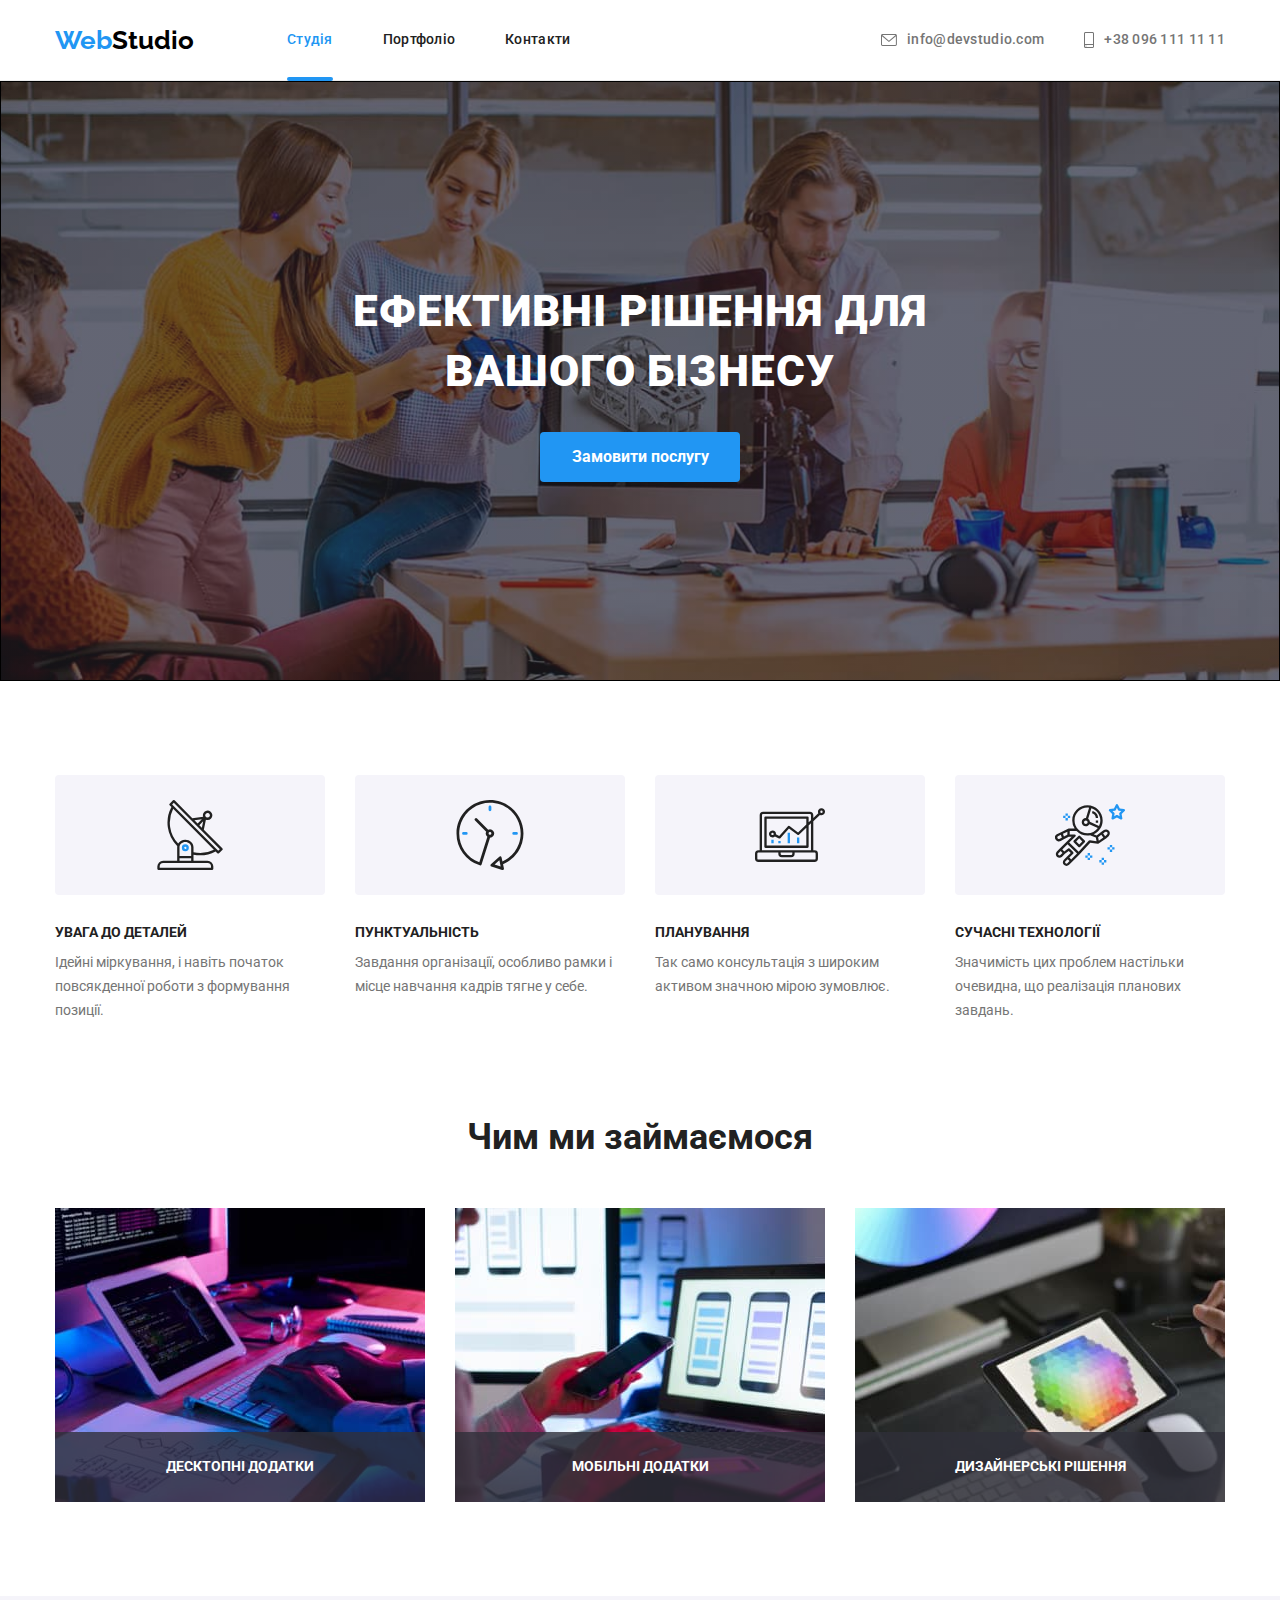
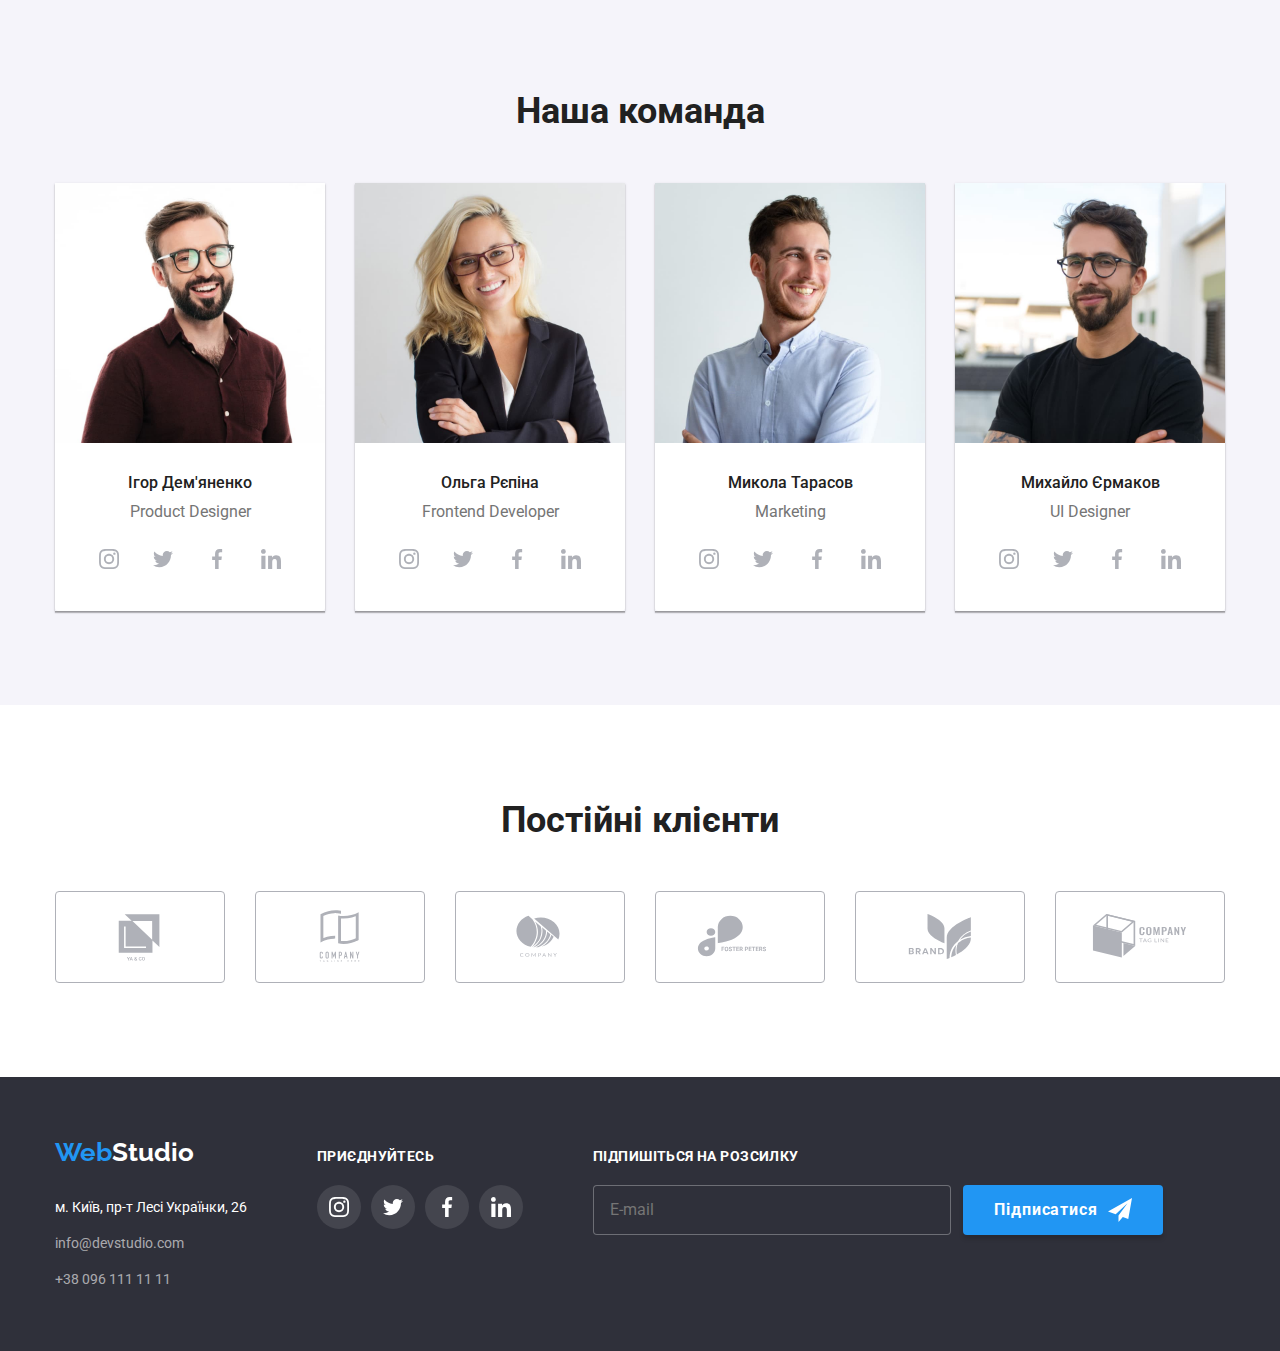
<file: index.html>
<!DOCTYPE html>
<html lang="uk">
  <head>
    <meta charset="UTF-8" />
    <meta http-equiv="X-UA-Compatible" content="IE=edge" />
    <meta name="viewport" content="width=device-width, initial-scale=1.0" />
    <title>Студія</title>
    <link
      href="https://fonts.googleapis.com/css2?family=Raleway:wght@700&family=Roboto:wght@400;500;700;900&display=swap"
      rel="stylesheet"
    />
    <link
      rel="stylesheet"
      href="https://cdnjs.cloudflare.com/ajax/libs/modern-normalize/1.1.0/modern-normalize.min.css"
    />
    <link rel="stylesheet" href="./css/main.min.css" />
  </head>
  <body>
    <!--Шапка профілю-->
    <header class="header">
      <div class="container header__position">
        <a href="./index.html" class="logo"><span class="logo--accent">Web</span>Studio</a>
        <nav class="header__nav">
          <ul class="site-nav">
            <li class="site-nav__item site-nav__item--emphasis"><a href="./index.html" class="site-nav__link site-nav__link--current">Студія</a></li>
            <li class="site-nav__item"><a href="./portfolio.html" class="site-nav__link">Портфоліо</a></li>
            <li class="site-nav__item"><a href="" class="site-nav__link">Контакти</a></li>
          </ul>
        </nav>
        <ul class="auth-nav">
          <li>
          <a href="mailto:info@devstudio.com" class="auth-nav__link">
            <svg width="16" height="12">
              <use href="./images/icons.svg#icon-mail"></use>
            </svg>
            info@devstudio.com</a>
          </li>
          <li><a href="tel:+380961111111" class="auth-nav__link">
            <svg width="10" height="16">
              <use href="./images/icons.svg#icon-phone"></use>
            </svg> 
            +38 096 111 11 11</a></li>
        </ul>
      </div>
    </header>
    <main>
      <!--Герой-->
      <section class="hero ovarlay">
        <div class="container">
          <h1 class="hero__title">Ефективні рішення для вашого бізнесу</h1>
          <button data-modal-open class="hero__button" type="button">Замовити послугу</button>
        </div>
      </section>
      <!--Переваги-->
      <section class="advantage">
        <div class="container">
          <h2 class="visually-hidden">Переваги</h2>
          <ul class="advantage__list">
            <li>
              <div class="advantage__box">
                <svg width="70" height="70">
                  <use href="./images/icons.svg#icon-antenna"></use>
                </svg>
              </div>
              <h3 class="advantage__title">Увага до деталей</h3>
              <p class="advantage__text">
                Ідейні міркування, і навіть початок повсякденної роботи з формування позиції.
              </p>
            </li>
            <li>
              <div class="advantage__box">
                <svg width="70" height="70">
                  <use href="./images/icons.svg#icon-clock"></use>
                </svg>
              </div>
              <h3 class="advantage__title">Пунктуальність</h3>
              <p class="advantage__text">
                Завдання організації, особливо рамки і місце навчання кадрів тягне у себе.
              </p>
            </li>
            <li>
              <div class="advantage__box">
                <svg width="70" height="70">
                  <use href="./images/icons.svg#icon-diagram"></use>
                </svg>
              </div>
              <h3 class="advantage__title">Планування</h3>
              <p class="advantage__text">
                Так само консультація з широким активом значною мірою зумовлює.
              </p>
            </li>
            <li>
              <div class="advantage__box">
                <svg width="70" height="70">
                  <use href="./images/icons.svg#icon-astronaut"></use>
                </svg>
              </div>
              <h3 class="advantage__title">Сучасні технології</h3>
              <p class="advantage__text">
                Значимість цих проблем настільки очевидна, що реалізація планових завдань.
              </p>
            </li>
          </ul>
        </div>
      </section>
      <!--Чим ми займаємося-->
      <section class="exemple">
        <div class="container">
          <h2 class="title">Чим ми займаємося</h2>
          <ul class="exemple__list">
            <li class="exemple__icon">
              <img
                src="./images/icon1.jpg"
                alt="Комп'ютер"
                width="370"
                height="294"
              />
                <h2 class="exemple__text">
                  Десктопні додатки
                </h2>
            </li>
            <li class="exemple__icon">
              <img src="./images/icon2.jpg" alt="Телефон" width="370" height="294" />
                <h2 class="exemple__text">Мобільні додатки</h2>
            </li>
            <li class="exemple__icon">
              <img src="./images/icon3.jpg" alt="Планшет" width="370" height="294" />
                <h2 class="exemple__text">
                  Дизайнерські рішення
                </h2>
            </li>
          </ul>
        </div>
      </section>
      <!--Наша команда-->
      <section class="employees">
        <div class="container">
          <h2 class="title">Наша команда</h2>
          <ul class="employees__list">
            <li class="employees__item">
              <img
                src="./images/foto1.jpg"
                alt="Фото Ігоря Дем'яненко"
                width="270"
                height="260"
              />
              <div class="employees__box">
                <h3 class="employees__title">Ігор Дем'яненко</h3>
                <p class="employees__text">Product Designer</p>
                <ul class="social-networks">
                  <li class="social-networks__item">
                    <a href="#" class="social-networks__link social-networks__link--current" >
                      <svg width="20" height="20"> 
                        <use href="./images/icons.svg#icon-instagram"></use>
                      </svg>
                    </a>
                  </li>
                  <li class="social-networks__item">
                    <a href="#" class="social-networks__link social-networks__link--current">
                      <svg width="20" height="20"> 
                        <use href="./images/icons.svg#icon-twitter"></use>
                      </svg>
                    </a>
                  </li>
                  <li class="social-networks__item">
                    <a href="#" class="social-networks__link social-networks__link--current">
                      <svg width="20" height="20"> 
                        <use href="./images/icons.svg#icon-facebook"></use>
                      </svg>
                    </a>
                  </li>
                  <li class="social-networks__item">
                    <a href="#" class="social-networks__link social-networks__link--current">
                      <svg width="20" height="20"> 
                        <use href="./images/icons.svg#icon-linkedin"></use>
                      </svg>
                    </a>
                  </li>
                </ul>
              </div>
            </li>
            <li class="employees__item">
              <img
                src="./images/foto2.jpg"
                alt="Фото Ольги Рєпіной"
                width="270"
                height="260"
              />
              <div class="employees__box">
                <h3 class="employees__title">Ольга Рєпіна</h3>
                <p class="employees__text">Frontend Developer</p>
                <ul class="social-networks">
                  <li class="social-networks__item">
                    <a href="#" class="social-networks__link social-networks__link--current">
                      <svg width="20" height="20"> 
                        <use href="./images/icons.svg#icon-instagram"></use>
                      </svg>
                    </a>
                  </li>
                  <li class="social-networks__item">
                    <a href="#" class="social-networks__link social-networks__link--current">
                      <svg width="20" height="20"> 
                        <use href="./images/icons.svg#icon-twitter"></use>
                      </svg>
                    </a>
                  </li>
                  <li class="social-networks__item">
                    <a href="#" class="social-networks__link social-networks__link--current">
                      <svg width="20" height="20"> 
                        <use href="./images/icons.svg#icon-facebook"></use>
                      </svg>
                    </a>
                  </li>
                  <li class="social-networks__item">
                    <a href="#" class="social-networks__link social-networks__link--current">
                      <svg width="20" height="20"> 
                        <use href="./images/icons.svg#icon-linkedin"></use>
                      </svg>
                    </a>
                  </li>
                </ul>
              </div>
            </li>
            <li class="employees__item">
              <img
                src="./images/foto3.jpg"
                alt="Фото Миколи Тарасова"
                width="270"
                height="260"
              />
              <div class="employees__box">
                <h3 class="employees__title">Микола Тарасов</h3>
                <p class="employees__text">Marketing</p>
                <ul class="social-networks">
                  <li class="social-networks__item">
                    <a href="#" class="social-networks__link social-networks__link--current">
                      <svg width="20" height="20"> 
                        <use href="./images/icons.svg#icon-instagram"></use>
                      </svg>
                    </a>
                  </li>
                  <li class="social-networks__item">
                    <a href="#" class="social-networks__link social-networks__link--current">
                      <svg width="20" height="20"> 
                        <use href="./images/icons.svg#icon-twitter"></use>
                      </svg>
                    </a>
                  </li>
                  <li class="social-networks__item">
                    <a href="#" class="social-networks__link social-networks__link--current">
                      <svg width="20" height="20"> 
                        <use href="./images/icons.svg#icon-facebook"></use>
                      </svg>
                    </a>
                  </li>
                  <li class="social-networks__item">
                    <a href="#" class="social-networks__link social-networks__link--current">
                      <svg width="20" height="20"> 
                        <use href="./images/icons.svg#icon-linkedin"></use>
                      </svg>
                    </a>
                  </li>
                </ul>
              </div>
            </li>
            <li class="employees__item">
              <img
                src="./images/foto4.jpg"
                alt="Фото Михайла Єрмакова"
                width="270"
                height="260"
              />
              <div class="employees__box">
                <h3 class="employees__title">Михайло Єрмаков</h3>
                <p class="employees__text">UI Designer</p>
                <ul class="social-networks">
                  <li class="social-networks__item">
                    <a href="#" class="social-networks__link social-networks__link--current">
                      <svg width="20" height="20"> 
                        <use href="./images/icons.svg#icon-instagram"></use>
                      </svg>
                    </a>
                  </li>
                  <li class="social-networks__item">
                    <a href="#" class="social-networks__link social-networks__link--current">
                      <svg width="20" height="20"> 
                        <use href="./images/icons.svg#icon-twitter"></use>
                      </svg>
                    </a>
                  </li>
                  <li class="social-networks__item">
                    <a href="#" class="social-networks__link social-networks__link--current">
                      <svg width="20" height="20"> 
                        <use href="./images/icons.svg#icon-facebook"></use>
                      </svg>
                    </a>
                  </li>
                  <li class="social-networks__item">
                    <a href="#" class="social-networks__link social-networks__link--current">
                      <svg width="20" height="20"> 
                        <use href="./images/icons.svg#icon-linkedin"></use>
                      </svg>
                    </a>
                  </li>
                </ul>
              </div>
            </li>
          </ul>
        </div>
      </section>
      <!--Постійні клієнти-->
      <section class="clients">
        <div class="container">
          <h2 class="title">Постійні клієнти</h2>
          <ul class="clients__list">
            <li class="clients__item">
              <a href="#" class="clients__icon">
                <svg width="106" height="60">
                  <use href="./images/icons.svg#icon-Logo"></use>
                </svg>
              </a>
            </li>
            <li class="clients__item">
              <a href="#" class="clients__icon">
                <svg width="106" height="60">
                  <use href="./images/icons.svg#icon-Logo-1"></use>
                </svg>
              </a>
            </li>
            <li class="clients__item">
              <a href="#" class="clients__icon">
                <svg width="106" height="60">
                  <use href="./images/icons.svg#icon-Logo-2"></use>
                </svg>
              </a>
            </li>
            <li class="clients__item">
              <a href="#" class="clients__icon">
                <svg width="106" height="60">
                  <use href="./images/icons.svg#icon-Logo-3"></use>
                </svg>
              </a>
            </li>
            <li class="clients__item">
              <a href="#" class="clients__icon">
                <svg width="106" height="60">
                  <use href="./images/icons.svg#icon-Logo-4"></use>
                </svg>
              </a>
            </li>
            <li class="clients__item">
              <a href="#" class="clients__icon">
                <svg width="106" height="60">
                  <use href="./images/icons.svg#icon-Logo-5"></use>
                </svg>
              </a>
            </li>
          </ul>
        </div>
      </section>
    </main>
    <!--Футер-->
    <footer class="footer">
      <div class="container footer__box">
        <div>
          <a href="./index.html" class="logo footer__logo"><span class="logo--accent">Web</span>Studio</a>
        <address>
          <ul>
            <li class="footer__item">
              <a href="https://goo.gl/maps/CPtrU1FHBa2aNyZL9" class="footer__adress"
                >м. Київ, пр-т Лесі Українки, 26</a
              >
            </li>
            <li class="footer__item">
              <a href="mailto:info@devstudio.com" class="footer__contacts">info@devstudio.com</a>
            </li>
            <li class="footer__item">
              <a href="tel:+380961111111" class="footer__contacts">+38 096 111 11 11</a>
            </li>
          </ul>
        </address>
        </div>
        <div>
          <h2 class="footer__title">Приєднуйтесь</h2>
          <ul class="social-networks">
            <li class="social-networks__item">
              <a href="#" class="social-networks__link social-networks__link--footer">
                <svg width="20" height="20"> 
                  <use href="./images/icons.svg#icon-instagram"></use>
                </svg>
              </a>
            </li>
            <li class="social-networks__item">
              <a href="#" class="social-networks__link social-networks__link--footer">
                <svg width="20" height="20"> 
                  <use href="./images/icons.svg#icon-twitter"></use>
                </svg>
              </a>
            </li>
            <li class="social-networks__item">
              <a href="#" class="social-networks__link social-networks__link--footer">
                <svg width="20" height="20"> 
                  <use href="./images/icons.svg#icon-facebook"></use>
                </svg>
              </a>
            </li>
            <li class="social-networks__item">
              <a href="#" class="social-networks__link social-networks__link--footer">
                <svg width="20" height="20"> 
                  <use href="./images/icons.svg#icon-linkedin"></use>
                </svg>
              </a>
            </li>
          </ul>
        </div>
        <div>
          <p class="footer__title">Підпишіться на розсилку</p>
          <form class="footer__subscription">            
            <input type="mail" name="subscription" placeholder="E-mail" class="footer__subscription-email">
            <button type="submit" class="footer__subscription-buttom">Підписатися <svg width="24" height="24"> 
              <use href="./images/icons.svg#icon-send-letter"></use>
            </svg></button>
          </form>
        </div>
      </div>
    </footer>
    <!--Modal-->
    <div class="backdrop is-hidden" data-modal>
      <div class="modal">
        <button data-modal-close class="modal__close" type="button">
          <svg width="18" height="18">
            <use href="./images/icons.svg#icon-close">
            </use>
          </svg>
        </button>
        <form>
          <h2 class="modal__form">Залиште свої дані, ми вам передзвонимо
        </h2> 
          <div class="form-field">
            <label class="form-field__label" for="username">Ім'я</label>
            <input class="form-field__input" type="text" name="username" id="username"> 
            <svg class="form-field__icon" width="18" height="18">
              <use href="./images/icons.svg#icon-person">
              </use>
            </svg>
          </div>
          <div class="form-field">
            <label class="form-field__label" for="phone">Телефон</label>
            <input class="form-field__input" type="phone" name="phone" id="phone"> 
            <svg class="form-field__icon" width="18" height="18">
              <use href="./images/icons.svg#icon-phone">
              </use>
            </svg>
          </div>
          <div class="form-field">
            <label class="form-field__label" for="email">Пошта</label>
            <input class="form-field__input" type="mail" name="email" id="email"> 
            <svg class="form-field__icon" width="18" height="18">
              <use href="./images/icons.svg#icon-email">
              </use>
            </svg>
          </div>
          <div class="form-field">
            <label class="form-field__label" for="comments">Коментарі</label>
            <textarea class="form-field__comments" name="comments" id="comments" rows="6" placeholder="Введіть текст"></textarea>
          </div>
          <label class="form__checkbox">
            <input class="form__introduction" type="checkbox" name="checkbox">
            <svg width="16" height="15" class="form__svg-checkbox">
              <use href="./images/icons.svg#icon-Vector">
              </use>
            </svg>
            Погоджуюся з розсилкою та приймаю
            <a href="" class="form__condition">Умови договору </a>
          </label>
          <button class="form__button" type="submit">Відправити</button>
        </form>
      </div>
    </div>

    <script src="./js/modal.js"></script>
  </body>
</html>
</file>
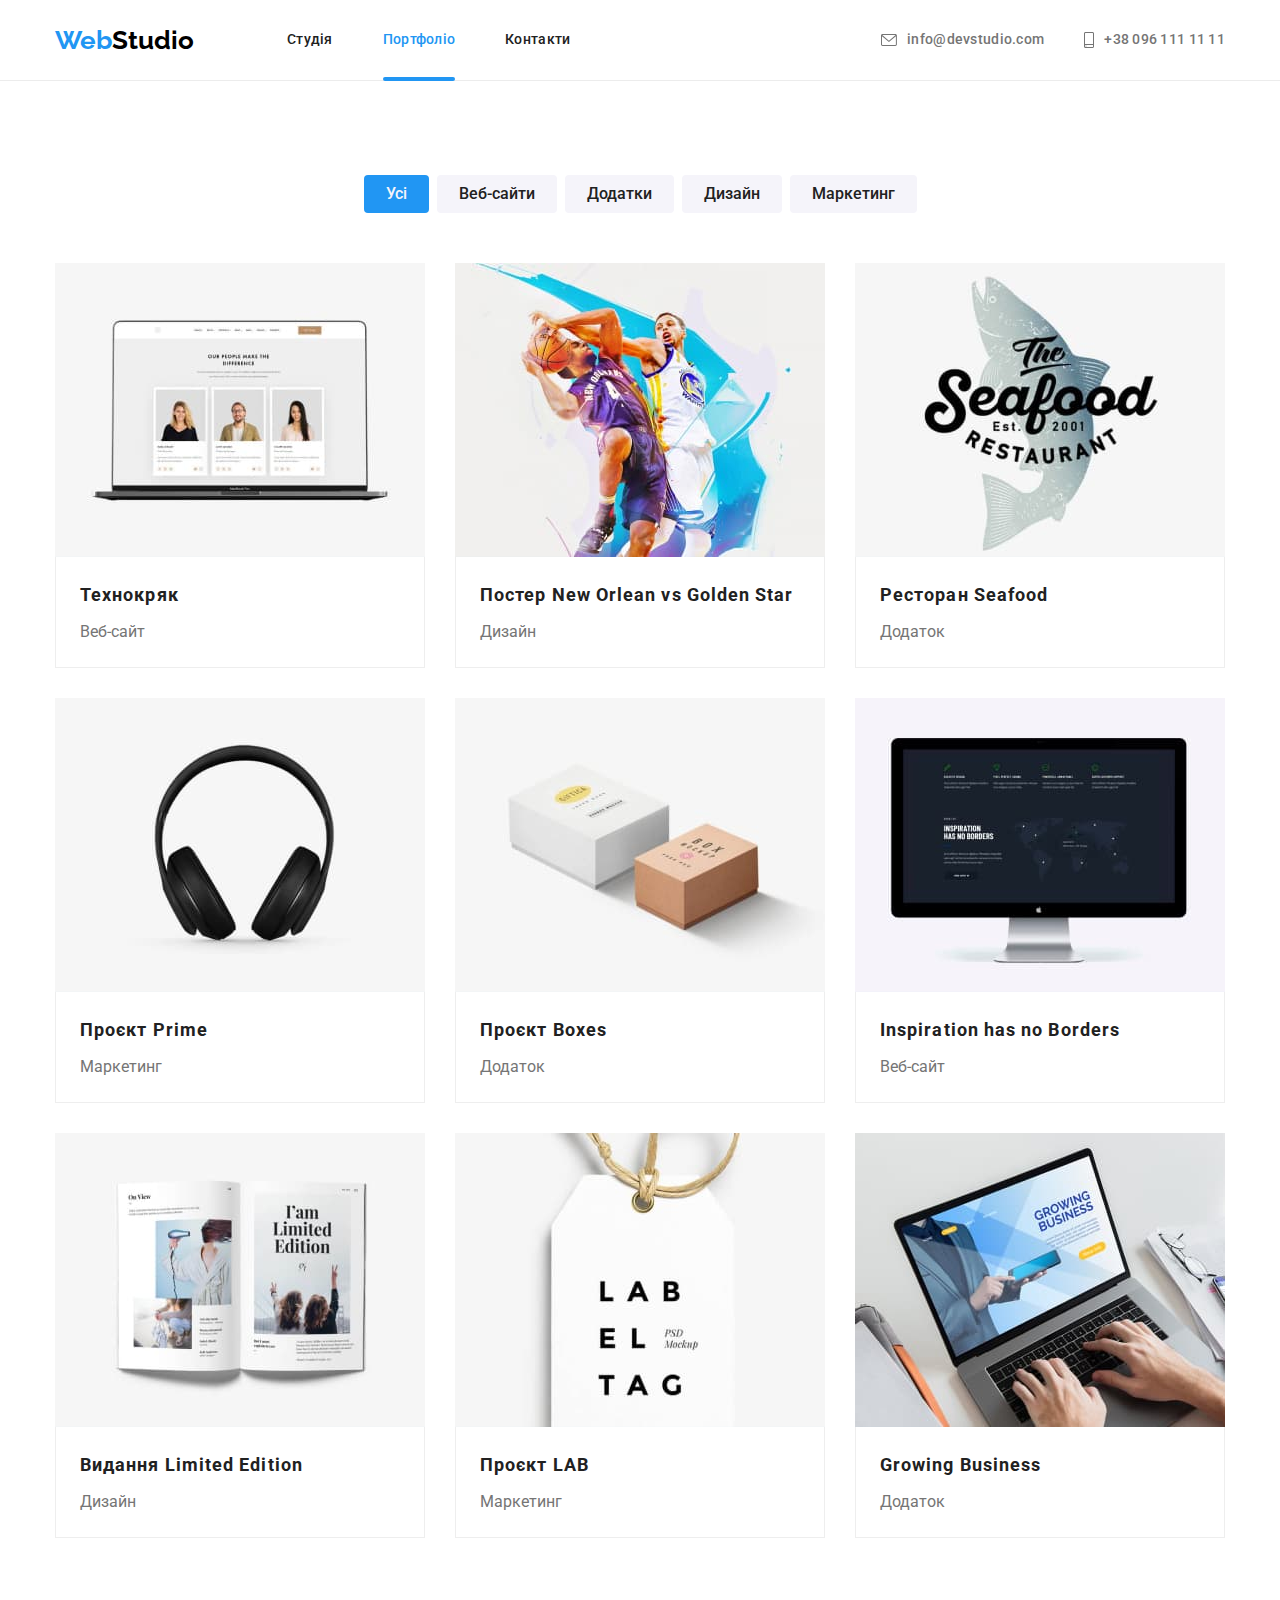
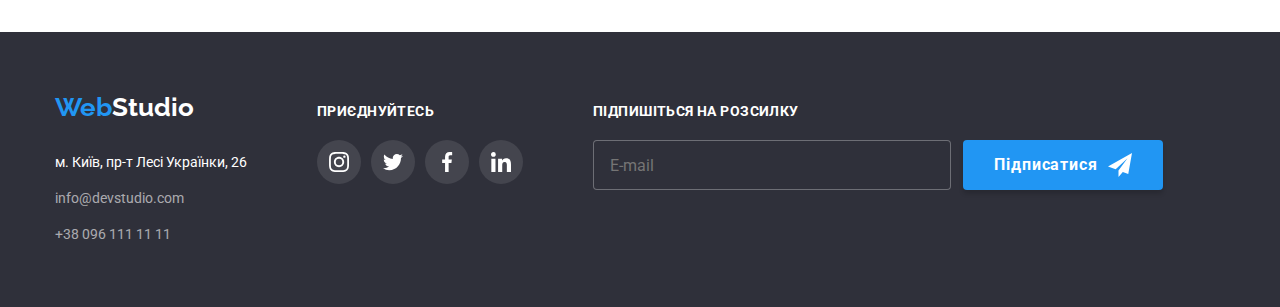
<file: portfolio.html>
<!DOCTYPE html>
<html lang="uk">
  <head>
    <meta charset="UTF-8" />
    <meta http-equiv="X-UA-Compatible" content="IE=edge" />
    <meta name="viewport" content="width=device-width, initial-scale=1.0" />
    <title>Портфоліо</title>
    <link
      href="https://fonts.googleapis.com/css2?family=Raleway:wght@700&family=Roboto:wght@400;500;700;900&display=swap"
      rel="stylesheet"
    />
    <link
      rel="stylesheet"
      href="https://cdnjs.cloudflare.com/ajax/libs/modern-normalize/1.1.0/modern-normalize.min.css"
    />
    <link rel="stylesheet" href="./css/main.min.css" />
  </head>
  <body>
    <!--Шапка профілю-->
    <header class="header">
      <div class="container header__position">
        <a href="./index.html" class="logo"><span class="logo--accent">Web</span>Studio</a>
        <nav class="header__nav">
          <ul class="site-nav">
            <li class="site-nav__item"><a href="./index.html" class="site-nav__link">Студія</a></li>
            <li class="site-nav__item site-nav__item--emphasis"><a href="./portfolio.html" class="site-nav__link site-nav__link--current">Портфоліо</a></li>
            <li class="site-nav__item"><a href="" class="site-nav__link">Контакти</a></li>
          </ul>
        </nav>
        <ul class="auth-nav">
          <li>
            <a href="mailto:info@devstudio.com" class="auth-nav__link">
              <svg width="16" height="12">
                <use href="./images/icons.svg#icon-mail"></use>
              </svg>
              info@devstudio.com</a>
          </li>
          <li><a href="tel:+380961111111" class="auth-nav__link">
            <svg width="10" height="16">
              <use href="./images/icons.svg#icon-phone"></use>
            </svg>
            +38 096 111 11 11</a></li>
        </ul>
      </div>
    </header>
    <main>
      <!--Послуги-->
      <section class="menu">
        <div class="container">
          <h1 class="visually-hidden">Портфоліо</h1>
          <ul class="menu__list">
            <li><button type="button" class="menu__button menu__button--current">Усі</button></li>
            <li><button type="button" class="menu__button">Веб-сайти</button></li>
            <li><button type="button" class="menu__button">Додатки</button></li>
            <li><button type="button" class="menu__button">Дизайн</button></li>
            <li><button type="button" class="menu__button">Маркетинг</button></li>
          </ul>
          <ul class="portfolio">
            <li class="portfolio__item">
              <a href="" class="portfolio__link">
                <div class="portfolio__thumb">
                <img
                  src="./images/img1.jpg"
                  alt="Технокряк"
                  width="370"
                  height="294"
                />
                <p class="portfolio__overlay">Ресурс пропонує комплексні пропозиції з різним рівнем функціоналу та сервісів. Все це дозволить відвідувачу отримати вичерпні відомості про компанію чи приватну особу.</p>
              </div>
                <div class="portfolio__box">
                  <h2 class="portfolio__title">Технокряк</h2>
                  <p class="portfolio__text">Веб-сайт</p>
                </div>
              </a>
            </li>
            <li class="portfolio__item">
              <a href="" class="portfolio__link">
                <div class="portfolio__thumb">
                <img
                  src="./images/img2.jpg"
                  alt="Постер New Orlean vs Golden Star"
                  width="370"
                  height="294"
                />
                <p class="portfolio__overlay">Ресурс пропонує комплексні пропозиції з різним рівнем функціоналу та сервісів. Все це дозволить відвідувачу отримати вичерпні відомості про компанію чи приватну особу.</p>
              </div>
                <div class="portfolio__box">
                  <h2 class="portfolio__title">Постер New Orlean vs Golden Star</h2>
                  <p class="portfolio__text">Дизайн</p>
                </div>
              </a>
            </li>
            <li class="portfolio__item">
              <a href="" class="portfolio__link">
                <div class="portfolio__thumb">
                <img
                  src="./images/img3.jpg"
                  alt="Ресторан Seafood"
                  width="370"
                  height="294"
                />
                <p class="portfolio__overlay">Ресурс пропонує комплексні пропозиції з різним рівнем функціоналу та сервісів. Все це дозволить відвідувачу отримати вичерпні відомості про компанію чи приватну особу.</p>
                </div>
                <div class="portfolio__box">
                  <h2 class="portfolio__title">Ресторан Seafood</h2>
                  <p class="portfolio__text">Додаток</p>
                </div>
              </a>
            </li>
            <li class="portfolio__item">
              <a href="" class="portfolio__link">
                <div class="portfolio__thumb">
                <img
                  src="./images/img4.jpg"
                  alt="Проєкт Prime"
                  width="370"
                  height="294"
                />
                <p class="portfolio__overlay">Ресурс пропонує комплексні пропозиції з різним рівнем функціоналу та сервісів. Все це дозволить відвідувачу отримати вичерпні відомості про компанію чи приватну особу.</p>
                </div>
                <div class="portfolio__box">
                  <h2 class="portfolio__title">Проєкт Prime</h2>
                  <p class="portfolio__text">Маркетинг</p>
                </div>
              </a>
            </li>
            <li class="portfolio__item">
              <a href="" class="portfolio__link">
                <div class="portfolio__thumb">
                <img
                  src="./images/img5.jpg"
                  alt="Проєкт Boxes"
                  width="370"
                  height="294"
                />
                <p class="portfolio__overlay">Ресурс пропонує комплексні пропозиції з різним рівнем функціоналу та сервісів. Все це дозволить відвідувачу отримати вичерпні відомості про компанію чи приватну особу.</p>
                </div>
                <div class="portfolio__box">
                  <h2 class="portfolio__title">Проєкт Boxes</h2>
                  <p class="portfolio__text">Додаток</p>
                </div>
              </a>
            </li>
            <li class="portfolio__item">
              <a href="" class="portfolio__link">
                <div class="portfolio__thumb">
                <img
                  src="./images/img6.jpg"
                  alt="Inspiration has no Borders"
                  width="370"
                  height="294"
                />
                <p class="portfolio__overlay">Ресурс пропонує комплексні пропозиції з різним рівнем функціоналу та сервісів. Все це дозволить відвідувачу отримати вичерпні відомості про компанію чи приватну особу.</p>
                </div>
                <div class="portfolio__box">
                  <h2 class="portfolio__title">Inspiration has no Borders</h2>
                  <p class="portfolio__text">Веб-сайт</p>
                </div>
              </a>
            </li>
            <li class="portfolio__item">
              <a href="" class="portfolio__link">
                <div class="portfolio__thumb">
                <img
                  src="./images/img7.jpg"
                  alt="Видання Limited Edition"
                  width="370"
                  height="294"
                />
                <p class="portfolio__overlay">Ресурс пропонує комплексні пропозиції з різним рівнем функціоналу та сервісів. Все це дозволить відвідувачу отримати вичерпні відомості про компанію чи приватну особу.</p>
                </div>
                <div class="portfolio__box">
                  <h2 class="portfolio__title">Видання Limited Edition</h2>
                  <p class="portfolio__text">Дизайн</p>
                </div>
              </a>
            </li>
            <li class="portfolio__item">
              <a href="" class="portfolio__link">
                <div class="portfolio__thumb">
                <img
                  src="./images/img8.jpg"
                  alt="Проєкт LAB"
                  width="370"
                  height="294"
                />
                <p class="portfolio__overlay">Ресурс пропонує комплексні пропозиції з різним рівнем функціоналу та сервісів. Все це дозволить відвідувачу отримати вичерпні відомості про компанію чи приватну особу.</p>
              </div>
                <div class="portfolio__box">
                  <h2 class="portfolio__title">Проєкт LAB</h2>
                  <p class="portfolio__text">Маркетинг</p>
                </div>
              </a>
            </li>
            <li class="portfolio__item">
              <a href="" class="portfolio__link">
                <div class="portfolio__thumb">
                <img
                  src="./images/img9.jpg"
                  alt="Growing Business"
                  width="370"
                  height="294"
                />
                <p class="portfolio__overlay">Ресурс пропонує комплексні пропозиції з різним рівнем функціоналу та сервісів. Все це дозволить відвідувачу отримати вичерпні відомості про компанію чи приватну особу.</p>
                </div>
                <div class="portfolio__box">
                  <h2 class="portfolio__title">Growing Business</h2>
                  <p class="portfolio__text">Додаток</p>
                </div>
              </a>
            </li>
          </ul>
        </div>
      </section>
    </main>
    <!--Футер-->
    <footer class="footer">
      <div class="container footer__box">
        <div>
          <a href="./index.html" class="logo footer__logo"><span class="logo--accent">Web</span>Studio</a>
        <address>
          <ul>
            <li class="footer__item">
              <a href="https://goo.gl/maps/CPtrU1FHBa2aNyZL9" class="footer__adress"
                >м. Київ, пр-т Лесі Українки, 26</a
              >
            </li>
            <li class="footer__item">
              <a href="mailto:info@devstudio.com" class="footer__contacts">info@devstudio.com</a>
            </li>
            <li class="footer__item no-margin">
              <a href="tel:+380961111111" class="footer__contacts">+38 096 111 11 11</a>
            </li>
          </ul>
        </address>
        </div>
        <div>
          <h2 class="footer__title">Приєднуйтесь</h2>
          <ul class="social-networks">
            <li class="social-networks__item">
              <a href="#" class="social-networks__link social-networks__link--footer">
                <svg width="20" height="20"> 
                  <use href="./images/icons.svg#icon-instagram"></use>
                </svg>
              </a>
            </li>
            <li class="social-networks__item">
              <a href="#" class="social-networks__link social-networks__link--footer">
                <svg width="20" height="20"> 
                  <use href="./images/icons.svg#icon-twitter"></use>
                </svg>
              </a>
            </li>
            <li class="social-networks__item">
              <a href="#" class="social-networks__link social-networks__link--footer">
                <svg width="20" height="20"> 
                  <use href="./images/icons.svg#icon-facebook"></use>
                </svg>
              </a>
            </li>
            <li class="social-networks__item">
              <a href="#" class="social-networks__link social-networks__link--footer">
                <svg width="20" height="20"> 
                  <use href="./images/icons.svg#icon-linkedin"></use>
                </svg>
              </a>
            </li>
          </ul>
        </div>
        <div>
          <p class="footer__title">Підпишіться на розсилку</p>
          <form class="footer__subscription">            
            <input type="mail" name="subscription" placeholder="E-mail" class="footer__subscription-email">
            <button type="submit" class="footer__subscription-buttom">Підписатися <svg width="24" height="24"> 
              <use href="./images/icons.svg#icon-send-letter"></use>
            </svg></button>
          </form>
        </div>
      </div>
    </footer>
  </body>
</html>
</file>
<file: css/main.min.css>
:root{--primary-text-color: #212121;--tittle-text-color: #757575;--accent-color-blue: #2196F3;--accent-color-white: #FFFFFF;--additional-text-color: #000000;--background-color-gray: #2F303A;--additional-text-transparent: rgba(255, 255, 255, 0.6);--background-color-for-button: #F5F4FA;--border-for-header-color: #ECECEC;--border-for-card-color:#EEEEEE;--social-link-color:#AFB1B8;--footer-background-icon:rgba(255, 255, 255, 0.1);--background-exemple-text: rgba(47, 48, 58, 0.8);--background-backdrop:rgba(0, 0, 0, 0.2);--background-color-portfolio:rgba(33, 150, 243, 0.9)}.menu,.clients,.employees,.exemple,.advantage{padding:94px 0}.visually-hidden{position:absolute;white-space:nowrap;width:1px;height:1px;overflow:hidden;clip:rect(0 0 0 0);-webkit-clip-path:inset(50%);clip-path:inset(50%);margin:-1px}.container{margin-left:auto;margin-right:auto;padding-left:15px;padding-right:15px;width:1200px}.title{margin-bottom:50px;font-weight:700;font-size:36px;line-height:1.17;text-align:center}html{-webkit-box-sizing:border-box;box-sizing:border-box}*,*::before,*::after{-webkit-box-sizing:inherit;box-sizing:inherit}body{color:var(--primary-text-color);font-family:Roboto,sans-serif}img{display:block;max-width:100%;height:auto}h1,h2,h3,p,ul{margin-top:0px;margin-bottom:0px}a{text-decoration:none}ul{list-style:none;padding-left:0}.header{border-bottom:1px solid var(--border-for-header-color)}.header__position{display:-webkit-box;display:-ms-flexbox;display:flex;-webkit-box-align:center;-ms-flex-align:center;align-items:center}.header__nav{margin-left:93px}.logo{color:var(--additional-text-color);font-family:Raleway,sans-serif;font-weight:700;font-size:26px;line-height:1.19}.logo--accent{color:var(--accent-color-blue)}.site-nav{display:-webkit-box;display:-ms-flexbox;display:flex;padding-left:0;gap:50px;font-weight:500;font-size:14px;line-height:1.14;letter-spacing:.02em}.site-nav__link{display:block;padding:32px 0;color:var(--primary-text-color);-webkit-transition-property:color;transition-property:color;-webkit-transition-duration:250ms;transition-duration:250ms;-webkit-transition-timing-function:cubic-bezier(0.4, 0, 0.2, 1);transition-timing-function:cubic-bezier(0.4, 0, 0.2, 1)}.site-nav__link:hover,.site-nav__link:focus{color:var(--accent-color-blue)}.site-nav__link--current{color:var(--accent-color-blue)}.site-nav__item{position:relative}.site-nav__item--emphasis{color:var(--accent-color-blue)}.site-nav__item--emphasis::after{content:"";display:block;position:absolute;bottom:0;left:0;width:100%;height:4px;background-color:var(--accent-color-blue);border-radius:2px;bottom:-1px}.auth-nav{display:-webkit-box;display:-ms-flexbox;display:flex;-webkit-box-align:center;-ms-flex-align:center;align-items:center;margin-left:auto;gap:40px;font-weight:500;font-size:14px;line-height:1.14;letter-spacing:.02em}.auth-nav__link{display:-webkit-box;display:-ms-flexbox;display:flex;gap:10px;-webkit-box-align:center;-ms-flex-align:center;align-items:center;padding-top:32px;padding-bottom:32px;color:var(--tittle-text-color);fill:var(--tittle-text-color);-webkit-transition-property:color,fill;transition-property:color,fill;-webkit-transition-duration:250ms;transition-duration:250ms;-webkit-transition-timing-function:cubic-bezier(0.4, 0, 0.2, 1);transition-timing-function:cubic-bezier(0.4, 0, 0.2, 1)}.auth-nav__link:hover,.auth-nav__link:focus{color:var(--accent-color-blue);fill:var(--accent-color-blue)}.hero{padding:200px 0;text-align:center;letter-spacing:.06em}.hero__title{text-transform:uppercase;margin:0 auto 30px;width:696px;color:var(--accent-color-white);font-weight:900;font-size:44px;line-height:1.36}.hero__button{display:inline;padding:10px 24px;width:200px;border:none;border-radius:4px;cursor:pointer;color:var(--accent-color-white);background-color:var(--accent-color-blue);font-family:inherit;font-weight:700;font-size:16px;line-height:1.88;-webkit-transition-property:background-color;transition-property:background-color;-webkit-transition-duration:250ms;transition-duration:250ms;-webkit-transition-timing-function:cubic-bezier(0.4, 0, 0.2, 1);transition-timing-function:cubic-bezier(0.4, 0, 0.2, 1)}.hero__button:hover,.hero__button:focus{background-color:#188ce8}.ovarlay{max-width:1600px;height:600px;margin-right:auto;margin-left:auto;background-image:-webkit-gradient(linear, left top, right top, from(rgba(47, 48, 58, 0.4)), to(rgba(47, 48, 58, 0.4))),url("../images/background.jpg");background-image:linear-gradient(to right, rgba(47, 48, 58, 0.4), rgba(47, 48, 58, 0.4)),url("../images/background.jpg");border:1px solid #000;background-color:var(--background-color-gray);background-position:center;background-size:cover}.advantage__list{display:-webkit-box;display:-ms-flexbox;display:flex;gap:30px;list-style:none;padding-left:0}.advantage__box{display:-webkit-box;display:-ms-flexbox;display:flex;-webkit-box-align:center;-ms-flex-align:center;align-items:center;-webkit-box-pack:center;-ms-flex-pack:center;justify-content:center;margin-bottom:30px;background-color:var(--background-color-for-button);border-radius:4px;width:270px;height:120px}.advantage__title{margin-bottom:10px;font-weight:700;font-size:14px;line-height:1.14;text-transform:uppercase}.advantage__text{color:var(--tittle-text-color);font-size:14px;line-height:1.7}.exemple{padding-top:0}.exemple__list{display:-webkit-box;display:-ms-flexbox;display:flex;gap:30px}.exemple__icon{position:relative}.exemple__text{display:-webkit-box;display:-ms-flexbox;display:flex;-webkit-box-align:center;-ms-flex-align:center;align-items:center;-webkit-box-pack:center;-ms-flex-pack:center;justify-content:center;position:absolute;bottom:0;left:0;width:100%;height:70px;color:var(--accent-color-white);font-weight:700;font-size:14px;line-height:1.14;text-transform:uppercase;background:var(--background-exemple-text)}.employees{background-color:var(--background-color-for-button)}.employees__list{display:-webkit-box;display:-ms-flexbox;display:flex;gap:30px}.employees__item{-webkit-box-shadow:0px 1px 3px rgba(0,0,0,.12),0px 1px 1px rgba(0,0,0,.14),0px 2px 1px rgba(0,0,0,.2);box-shadow:0px 1px 3px rgba(0,0,0,.12),0px 1px 1px rgba(0,0,0,.14),0px 2px 1px rgba(0,0,0,.2)}.employees__box{background-color:var(--accent-color-white);padding:30px 0;width:270px;text-align:center;border-radius:0px 0px 4px 4px}.employees__title{margin-bottom:10px;font-weight:500;font-size:16px;line-height:1.19}.employees__text{color:var(--tittle-text-color);font-size:16px;line-height:1.19;margin-bottom:16px}.social-networks{display:-webkit-box;display:-ms-flexbox;display:flex;-webkit-box-align:center;-ms-flex-align:center;align-items:center;-webkit-box-pack:center;-ms-flex-pack:center;justify-content:center;gap:10px;list-style:none}.social-networks__item{width:44px;height:44px}.social-networks__link{display:-webkit-box;display:-ms-flexbox;display:flex;-webkit-box-align:center;-ms-flex-align:center;align-items:center;-webkit-box-pack:center;-ms-flex-pack:center;justify-content:center;width:100%;height:100%;border-radius:50%;-webkit-transition-property:background-color,fill;transition-property:background-color,fill;-webkit-transition-duration:250ms;transition-duration:250ms;-webkit-transition-timing-function:cubic-bezier(0.4, 0, 0.2, 1);transition-timing-function:cubic-bezier(0.4, 0, 0.2, 1)}.social-networks__link--current{fill:var(--social-link-color);background-color:var(--accent-color-white)}.social-networks__link--current:hover,.social-networks__link--current:focus{background-color:var(--accent-color-blue);fill:var(--accent-color-white)}.clients__list{display:-webkit-box;display:-ms-flexbox;display:flex;gap:30px;-webkit-box-align:center;-ms-flex-align:center;align-items:center;-webkit-box-pack:center;-ms-flex-pack:center;justify-content:center;list-style:none}.clients__item{width:170px;height:92px}.clients__icon{display:-webkit-box;display:-ms-flexbox;display:flex;-webkit-box-align:center;-ms-flex-align:center;align-items:center;-webkit-box-pack:center;-ms-flex-pack:center;justify-content:center;width:100%;height:100%;fill:var(--social-link-color);border:1px solid var(--social-link-color);border-radius:4px;-webkit-transition-property:background-color,fill,border;transition-property:background-color,fill,border;-webkit-transition-duration:250ms;transition-duration:250ms;-webkit-transition-timing-function:cubic-bezier(0.4, 0, 0.2, 1);transition-timing-function:cubic-bezier(0.4, 0, 0.2, 1)}.clients__icon:hover,.clients__icon:focus{background-color:var(--accent-color-white);fill:var(--accent-color-blue);border:1px solid var(--accent-color-blue)}.footer{background-color:var(--background-color-gray);padding:60px 0}.footer__box{display:-webkit-box;display:-ms-flexbox;display:flex;-webkit-box-align:baseline;-ms-flex-align:baseline;align-items:baseline;gap:70px}.footer__logo{display:block;margin-bottom:28px;color:var(--accent-color-white)}.footer__item{margin-bottom:12px}.footer__item:last-child{margin-bottom:0}.footer__title{margin-bottom:20px;color:var(--accent-color-white);font-weight:700;font-size:14px;line-height:1.14;letter-spacing:.03em;text-transform:uppercase}.footer__adress{color:var(--accent-color-white);font-size:14px;line-height:1.71;font-style:normal;-webkit-transition-property:color;transition-property:color;-webkit-transition-duration:250ms;transition-duration:250ms;-webkit-transition-timing-function:cubic-bezier(0.4, 0, 0.2, 1);transition-timing-function:cubic-bezier(0.4, 0, 0.2, 1)}.footer__adress:hover,.footer__adress:focus{color:var(--accent-color-blue)}.footer__contacts{color:var(--additional-text-transparent);font-size:14px;line-height:1.71;font-style:normal;-webkit-transition-property:color;transition-property:color;-webkit-transition-duration:250ms;transition-duration:250ms;-webkit-transition-timing-function:cubic-bezier(0.4, 0, 0.2, 1);transition-timing-function:cubic-bezier(0.4, 0, 0.2, 1)}.footer__contacts:hover,.footer__contacts:focus{color:var(--accent-color-blue)}.footer__subscription{display:-webkit-box;display:-ms-flexbox;display:flex;gap:12px}.footer__subscription-email{border:1px solid rgba(255,255,255,.3);border-radius:4px;background:#2f303a;width:358px;height:50px;padding-left:16px;color:var(--additional-text-transparent)}.footer__subscription-buttom{display:-webkit-box;display:-ms-flexbox;display:flex;gap:10px;-webkit-box-align:center;-ms-flex-align:center;align-items:center;-webkit-box-pack:center;-ms-flex-pack:center;justify-content:center;width:200px;height:50px;padding-top:10px;padding-bottom:10px;background:var(--accent-color-blue);-webkit-box-shadow:0px 4px 4px rgba(0,0,0,.15);box-shadow:0px 4px 4px rgba(0,0,0,.15);border-radius:4px;border:none;color:var(--accent-color-white);fill:var(--accent-color-white);font-weight:700;font-size:16px;line-height:1.9;letter-spacing:.06em}.social-networks__link--footer{fill:var(--accent-color-white);background-color:var(--footer-background-icon)}.social-networks__link--footer:hover,.social-networks__link--footer:focus{background-color:var(--accent-color-blue)}.backdrop{position:fixed;top:0;left:0;width:100%;height:100%;background:var(--background-backdrop);-webkit-transition-property:opacity,visibility;transition-property:opacity,visibility;-webkit-transition-duration:250ms;transition-duration:250ms;-webkit-transition-timing-function:cubic-bezier(0.4, 0, 0.2, 1);transition-timing-function:cubic-bezier(0.4, 0, 0.2, 1)}.is-hidden{opacity:0;visibility:hidden;pointer-events:none}.modal{display:-webkit-box;display:-ms-flexbox;display:flex;-webkit-box-pack:center;-ms-flex-pack:center;justify-content:center;position:absolute;top:50%;left:50%;-webkit-transform:translate(-50%, -50%);transform:translate(-50%, -50%);width:100%;max-width:528px;height:100%;max-height:581px;padding:40px;background:var(--accent-color-white);-webkit-box-shadow:0px 1px 3px rgba(0,0,0,.12),0px 1px 1px rgba(0,0,0,.14),0px 2px 1px rgba(0,0,0,.2);box-shadow:0px 1px 3px rgba(0,0,0,.12),0px 1px 1px rgba(0,0,0,.14),0px 2px 1px rgba(0,0,0,.2);border-radius:4px}.modal__form{margin-bottom:12px;font-weight:700;font-size:20px;line-height:1.15;text-align:center;letter-spacing:.03em}.modal__close{display:-webkit-box;display:-ms-flexbox;display:flex;position:absolute;top:8px;right:8px;-webkit-box-pack:center;-ms-flex-pack:center;justify-content:center;-webkit-box-align:center;-ms-flex-align:center;align-items:center;cursor:pointer;width:30px;height:30px;border-radius:50%;background:#fff;border:1px solid rgba(0,0,0,.1);-webkit-transition-property:fill;transition-property:fill;-webkit-transition-duration:250ms;transition-duration:250ms;-webkit-transition-timing-function:cubic-bezier(0.4, 0, 0.2, 1);transition-timing-function:cubic-bezier(0.4, 0, 0.2, 1)}.modal__close:hover,.modal__close:focus{fill:var(--accent-color-blue)}.form-field{position:relative;width:448px;margin-bottom:10px}.form-field :last-child{margin-bottom:20px}.form-field__label{display:block;margin-bottom:4px;color:var(--tittle-text-color);font-weight:400;font-size:12px;line-height:1.16;letter-spacing:.01em}.form-field__input{width:100%;border:rgba(33,33,33,.2) solid 1px;border-radius:4px;cursor:pointer;padding:11px;-webkit-transition:border 250ms cubic-bezier(0.4, 0, 0.2, 1);transition:border 250ms cubic-bezier(0.4, 0, 0.2, 1);padding-left:40px;outline:none;-webkit-transition-property:fill,border-color;transition-property:fill,border-color;-webkit-transition-duration:250ms;transition-duration:250ms;-webkit-transition-timing-function:cubic-bezier(0.4, 0, 0.2, 1);transition-timing-function:cubic-bezier(0.4, 0, 0.2, 1)}.form-field__input:focus+.form-field__icon{fill:var(--accent-color-blue)}.form-field__input:focus{border-color:var(--accent-color-blue)}.form-field__icon{position:absolute;left:12px;top:30px;display:inline-block;width:18px;height:18px;-webkit-transition:fill 250ms cubic-bezier(0.4, 0, 0.2, 1);transition:fill 250ms cubic-bezier(0.4, 0, 0.2, 1)}.form-field__comments{display:block;resize:none;font-weight:400;font-size:12px;line-height:1.16;letter-spacing:.01em;color:rgba(117,117,117,.5);width:100%;border:rgba(33,33,33,.2) solid 1px;border-radius:4px;cursor:pointer;padding:15px;-webkit-transition:border 250ms cubic-bezier(0.4, 0, 0.2, 1);transition:border 250ms cubic-bezier(0.4, 0, 0.2, 1);outline:none}.form-field__comments:focus{border-color:var(--accent-color-blue)}.form__button{display:block;margin-left:auto;margin-right:auto;padding:10px 52px;width:200px;height:50px;font-weight:700;font-size:16px;line-height:1.9;letter-spacing:.06em;color:var(--accent-color-white);background-color:var(--accent-color-blue);-webkit-box-shadow:0px 4px 4px rgba(0,0,0,.15);box-shadow:0px 4px 4px rgba(0,0,0,.15);border-radius:4px;border:none}.form__checkbox{display:-webkit-box;display:-ms-flexbox;display:flex;-webkit-box-align:center;-ms-flex-align:center;align-items:center;font-weight:400;font-size:14px;line-height:24px;letter-spacing:.03em;margin-bottom:30px;margin-left:13.5px}.form__introduction{position:absolute;white-space:nowrap;width:1px;height:1px;overflow:hidden;clip:rect(0 0 0 0);-webkit-clip-path:inset(50%);clip-path:inset(50%);margin:-1px}.form__svg-checkbox{border:2px solid var(--primary-text-color);border-radius:2px;margin-right:8px;-webkit-transition:background-color 250ms cubic-bezier(0.4, 0, 0.2, 1);transition:background-color 250ms cubic-bezier(0.4, 0, 0.2, 1);fill:var(--accent-color-white)}.form__condition{color:var(--accent-color-blue);margin-left:5px;-webkit-text-decoration-skip-ink:none;text-decoration-skip-ink:none}.form__introduction:checked+.form__svg-checkbox{border-color:rgba(0,0,0,0);background-color:var(--accent-color-blue);fill:var(--accent-color-white)}.portfolio{display:-webkit-box;display:-ms-flexbox;display:flex;-ms-flex-wrap:wrap;flex-wrap:wrap;gap:30px}.portfolio__item{width:calc((100% - 60px)/3)}.portfolio__item :nth-child(3n){margin-right:0}.portfolio__thumb{position:relative;overflow:hidden}.portfolio__box{padding:20px 24px;border:1px solid var(--border-for-card-color);border-top:none}.portfolio__title{margin-bottom:4px;color:var(--primary-text-color);font-size:18px;line-height:2;letter-spacing:.06em;text-decoration:none}.portfolio__text{text-decoration:none;color:var(--tittle-text-color);font-size:16px;line-height:1.88}.portfolio__link{-webkit-transition-property:-webkit-box-shadow;transition-property:-webkit-box-shadow;transition-property:box-shadow;transition-property:box-shadow, -webkit-box-shadow;-webkit-transition-duration:250ms;transition-duration:250ms;-webkit-transition-timing-function:cubic-bezier(0.4, 0, 0.2, 1);transition-timing-function:cubic-bezier(0.4, 0, 0.2, 1)}.portfolio__link:hover,.portfolio__link:focus{display:block;-webkit-box-shadow:0px 1px 1px rgba(0,0,0,.12),0px 4px 4px rgba(0,0,0,.06),1px 4px 6px rgba(0,0,0,.16);box-shadow:0px 1px 1px rgba(0,0,0,.12),0px 4px 4px rgba(0,0,0,.06),1px 4px 6px rgba(0,0,0,.16)}.portfolio__overlay{position:absolute;top:0;left:0;width:100%;height:100%;color:var(--accent-color-white);background-color:var(--background-color-portfolio);-webkit-transform:translateY(100%);transform:translateY(100%);-webkit-transition-property:-webkit-transform;transition-property:-webkit-transform;transition-property:transform;transition-property:transform, -webkit-transform;-webkit-transition-duration:250ms;transition-duration:250ms;-webkit-transition-timing-function:cubic-bezier(0.4, 0, 0.2, 1);transition-timing-function:cubic-bezier(0.4, 0, 0.2, 1);padding:63px 24px;font-weight:400;font-size:18px;line-height:1.56;letter-spacing:.03em}.portfolio__link:hover .portfolio__overlay,.portfolio__link:focus .portfolio__overlay{-webkit-transform:translateY(0);transform:translateY(0)}.menu__list{display:-webkit-box;display:-ms-flexbox;display:flex;-webkit-box-pack:center;-ms-flex-pack:center;justify-content:center;gap:8px;margin-bottom:50px}.menu__button{display:inline;border:rgba(0,0,0,0);border-radius:4px;padding:6px 22px;cursor:pointer;color:var(--primary-text-color);background-color:var(--background-color-for-button);font-family:inherit;font-weight:500;font-size:16px;line-height:1.63;text-align:center;-webkit-transition-property:color,background-color,-webkit-box-shadow;transition-property:color,background-color,-webkit-box-shadow;transition-property:color,background-color,box-shadow;transition-property:color,background-color,box-shadow,-webkit-box-shadow;-webkit-transition-duration:250ms;transition-duration:250ms;-webkit-transition-timing-function:cubic-bezier(0.4, 0, 0.2, 1);transition-timing-function:cubic-bezier(0.4, 0, 0.2, 1)}.menu__button:hover,.menu__button:focus{color:var(--accent-color-white);background-color:var(--accent-color-blue);-webkit-box-shadow:0px 3px 1px rgba(0,0,0,.1),0px 1px 2px rgba(0,0,0,.08),0px 2px 2px rgba(0,0,0,.12);box-shadow:0px 3px 1px rgba(0,0,0,.1),0px 1px 2px rgba(0,0,0,.08),0px 2px 2px rgba(0,0,0,.12)}.menu__button--current{color:var(--background-color-for-button);background-color:var(--accent-color-blue)}/*# sourceMappingURL=main.min.css.map */
</file>
